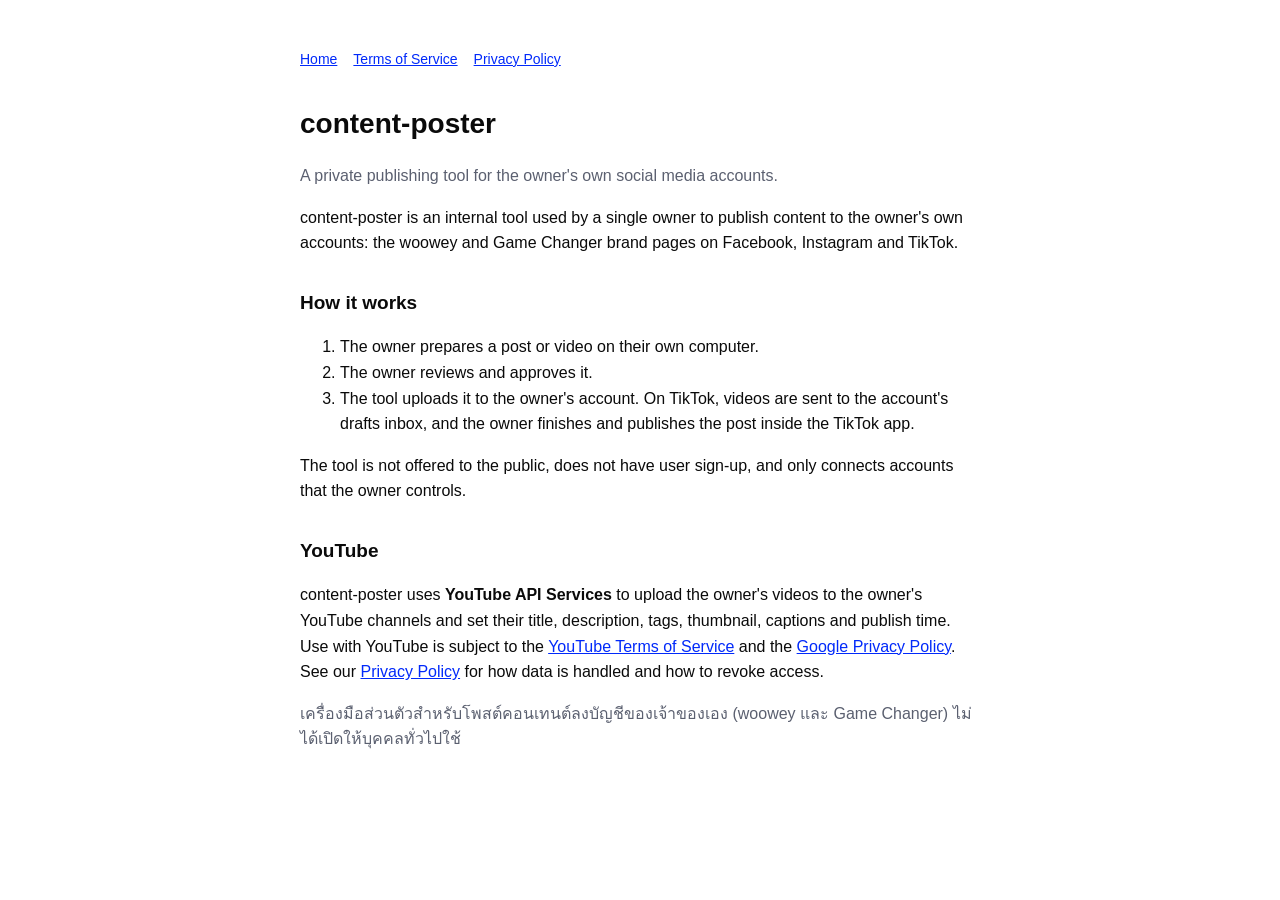
<file: index.html>
<!doctype html>
<html lang="en">
<head>
<meta charset="utf-8">
<meta name="viewport" content="width=device-width, initial-scale=1">
<title>content-poster</title>
<link rel="stylesheet" href="style.css">
</head>
<body>
<main>
<nav><a href="./">Home</a><a href="terms.html">Terms of Service</a><a href="privacy.html">Privacy Policy</a></nav>
<h1>content-poster</h1>
<p class="muted">A private publishing tool for the owner's own social media accounts.</p>

<p>content-poster is an internal tool used by a single owner to publish content to the owner's own accounts:
the woowey and Game Changer brand pages on Facebook, Instagram and TikTok.</p>

<h2>How it works</h2>
<ol>
  <li>The owner prepares a post or video on their own computer.</li>
  <li>The owner reviews and approves it.</li>
  <li>The tool uploads it to the owner's account. On TikTok, videos are sent to the account's drafts inbox, and the owner finishes and publishes the post inside the TikTok app.</li>
</ol>

<p>The tool is not offered to the public, does not have user sign-up, and only connects accounts that the owner controls.</p>

<h2>YouTube</h2>
<p>content-poster uses <strong>YouTube API Services</strong> to upload the owner's videos to the owner's YouTube channels and set their title, description, tags, thumbnail, captions and publish time. Use with YouTube is subject to the <a href="https://www.youtube.com/t/terms">YouTube Terms of Service</a> and the <a href="https://policies.google.com/privacy">Google Privacy Policy</a>. See our <a href="privacy.html">Privacy Policy</a> for how data is handled and how to revoke access.</p>

<p class="muted">เครื่องมือส่วนตัวสำหรับโพสต์คอนเทนต์ลงบัญชีของเจ้าของเอง (woowey และ Game Changer) ไม่ได้เปิดให้บุคคลทั่วไปใช้</p>
</main>
</body>
</html>
</file>
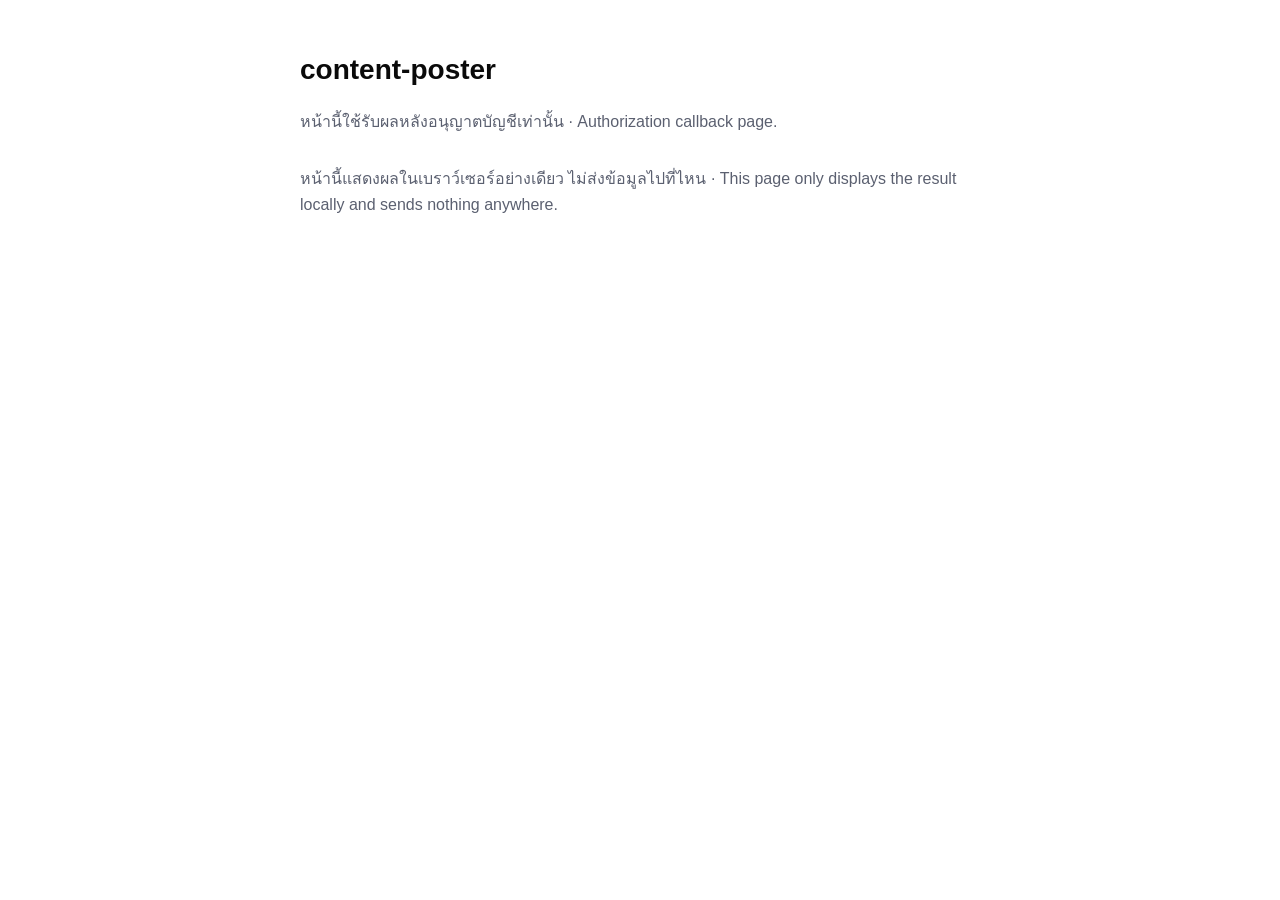
<file: callback/index.html>
<!doctype html>
<html lang="th">
<head>
<meta charset="utf-8">
<meta name="viewport" content="width=device-width, initial-scale=1">
<meta name="referrer" content="no-referrer">
<title>Authorization · content-poster</title>
<link rel="stylesheet" href="../style.css">
</head>
<body>
<main>
<h1 id="title">กำลังอ่านผลการอนุญาต…</h1>
<p id="msg" class="muted"></p>
<div id="box" class="box" hidden></div>
<button id="copy" hidden>Copy</button>
<p class="muted" style="margin-top:32px">หน้านี้แสดงผลในเบราว์เซอร์อย่างเดียว ไม่ส่งข้อมูลไปที่ไหน · This page only displays the result locally and sends nothing anywhere.</p>
</main>
<script>
  // อ่านค่าจาก URL แล้วแสดงบนจอเท่านั้น ไม่มีการส่งข้อมูลออกไป
  const full = location.href;  // เก็บไว้ก่อนลบรหัสออกจากแถบที่อยู่
  const q = new URLSearchParams(location.search);
  const title = document.getElementById('title'), msg = document.getElementById('msg');
  const box = document.getElementById('box'), btn = document.getElementById('copy');
  if (q.get('code')) {
    title.textContent = 'อนุญาตสำเร็จ ✓';
    msg.textContent = 'กด Copy แล้วกลับไปวางใน Terminal ที่สคริปต์รอถามอยู่ (กดวางครั้งเดียว) · Copy this and paste it into the waiting Terminal script.';
    box.textContent = full;
    box.hidden = btn.hidden = false;
    btn.onclick = async () => { await navigator.clipboard.writeText(full); btn.textContent = 'Copied ✓'; };
    history.replaceState(null, '', location.pathname);  // ลบรหัสออกจากแถบที่อยู่หลังโชว์แล้ว
  } else if (q.get('error')) {
    title.textContent = 'ไม่ได้อนุญาต';
    msg.textContent = (q.get('error_description') || q.get('error')) + ' · ลองใหม่อีกครั้งจากสคริปต์';
  } else {
    title.textContent = 'content-poster';
    msg.textContent = 'หน้านี้ใช้รับผลหลังอนุญาตบัญชีเท่านั้น · Authorization callback page.';
  }
</script>
</body>
</html>
</file>
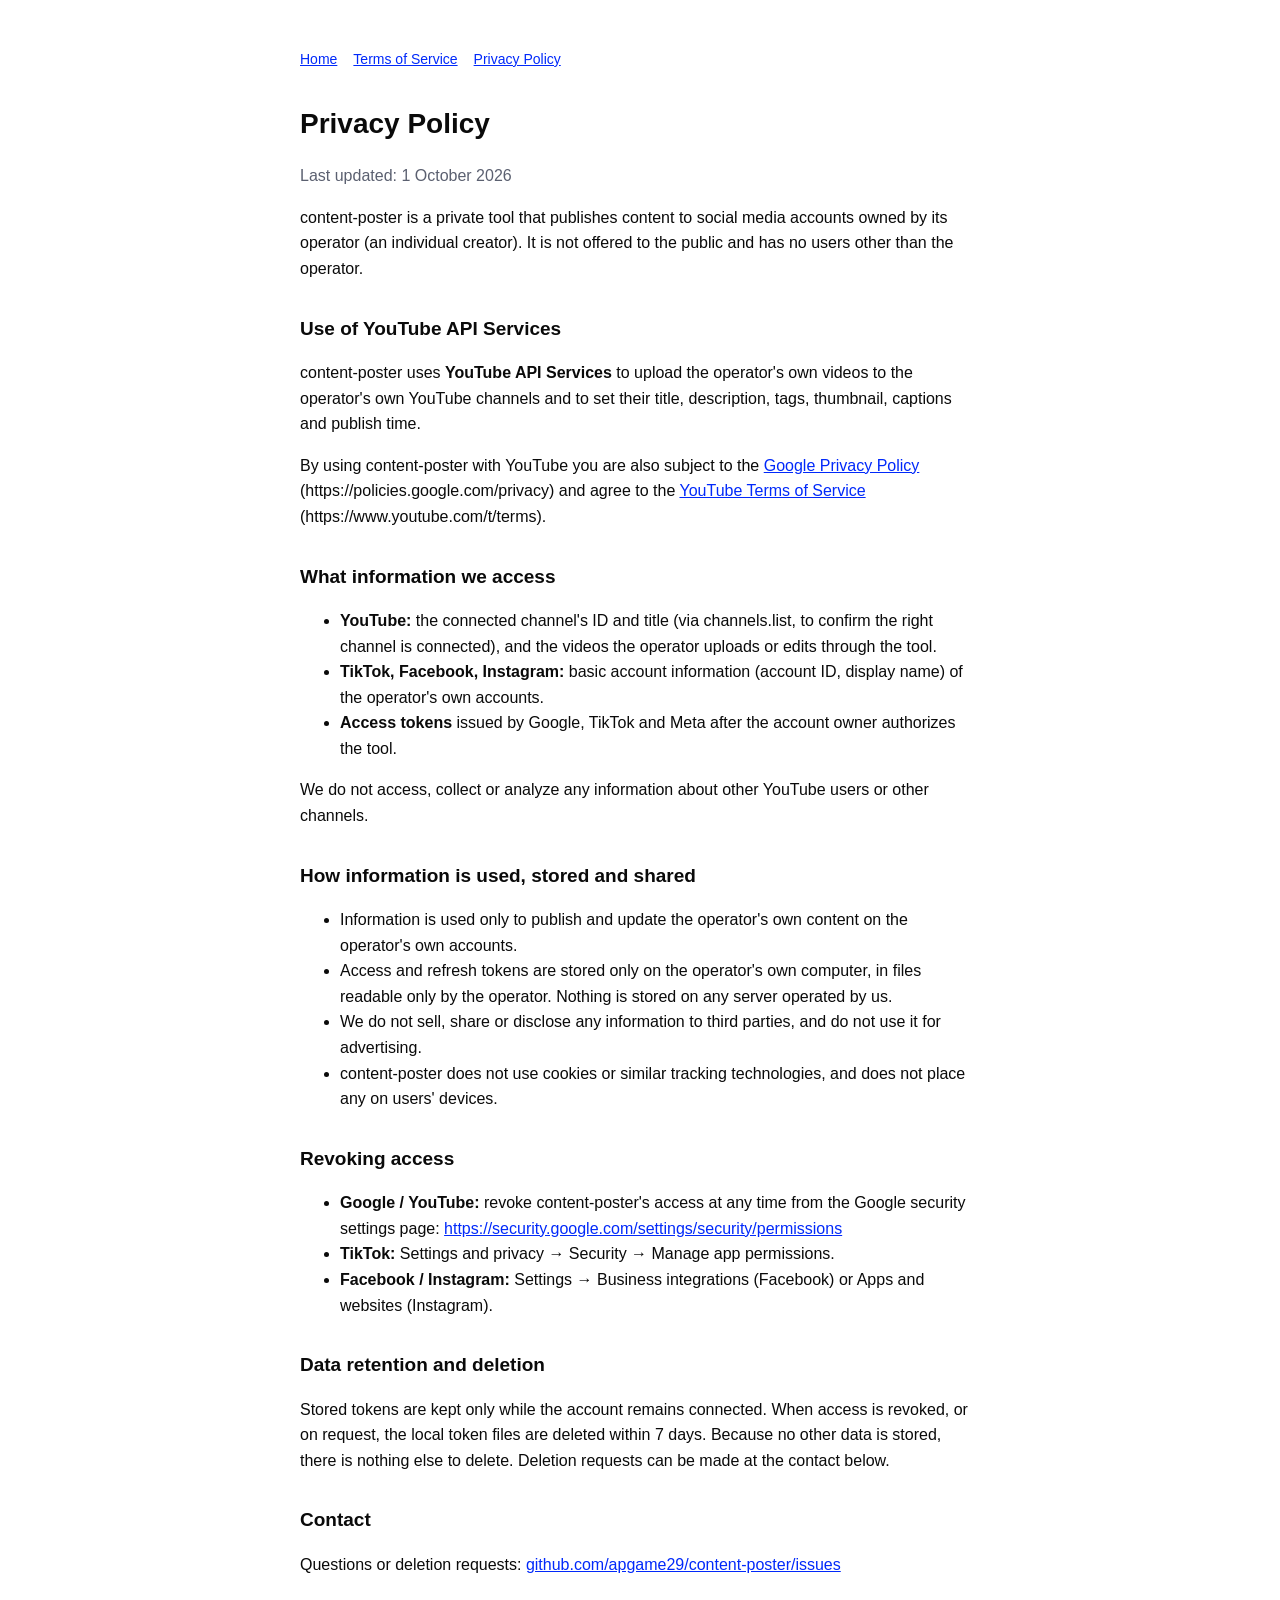
<file: privacy.html>
<!doctype html>
<html lang="en">
<head>
<meta charset="utf-8">
<meta name="viewport" content="width=device-width, initial-scale=1">
<title>Privacy Policy · content-poster</title>
<link rel="stylesheet" href="style.css">
</head>
<body>
<main>
<nav><a href="./">Home</a><a href="terms.html">Terms of Service</a><a href="privacy.html">Privacy Policy</a></nav>
<h1>Privacy Policy</h1>
<p class="muted">Last updated: 1 October 2026</p>

<p>content-poster is a private tool that publishes content to social media accounts owned by its operator (an individual creator). It is not offered to the public and has no users other than the operator.</p>

<h2>Use of YouTube API Services</h2>
<p>content-poster uses <strong>YouTube API Services</strong> to upload the operator's own videos to the operator's own YouTube channels and to set their title, description, tags, thumbnail, captions and publish time.</p>
<p>By using content-poster with YouTube you are also subject to the <a href="https://policies.google.com/privacy">Google Privacy Policy</a> (https://policies.google.com/privacy) and agree to the <a href="https://www.youtube.com/t/terms">YouTube Terms of Service</a> (https://www.youtube.com/t/terms).</p>

<h2>What information we access</h2>
<ul>
  <li><strong>YouTube:</strong> the connected channel's ID and title (via channels.list, to confirm the right channel is connected), and the videos the operator uploads or edits through the tool.</li>
  <li><strong>TikTok, Facebook, Instagram:</strong> basic account information (account ID, display name) of the operator's own accounts.</li>
  <li><strong>Access tokens</strong> issued by Google, TikTok and Meta after the account owner authorizes the tool.</li>
</ul>
<p>We do not access, collect or analyze any information about other YouTube users or other channels.</p>

<h2>How information is used, stored and shared</h2>
<ul>
  <li>Information is used only to publish and update the operator's own content on the operator's own accounts.</li>
  <li>Access and refresh tokens are stored only on the operator's own computer, in files readable only by the operator. Nothing is stored on any server operated by us.</li>
  <li>We do not sell, share or disclose any information to third parties, and do not use it for advertising.</li>
  <li>content-poster does not use cookies or similar tracking technologies, and does not place any on users' devices.</li>
</ul>

<h2>Revoking access</h2>
<ul>
  <li><strong>Google / YouTube:</strong> revoke content-poster's access at any time from the Google security settings page: <a href="https://security.google.com/settings/security/permissions">https://security.google.com/settings/security/permissions</a></li>
  <li><strong>TikTok:</strong> Settings and privacy → Security → Manage app permissions.</li>
  <li><strong>Facebook / Instagram:</strong> Settings → Business integrations (Facebook) or Apps and websites (Instagram).</li>
</ul>

<h2>Data retention and deletion</h2>
<p>Stored tokens are kept only while the account remains connected. When access is revoked, or on request, the local token files are deleted within 7 days. Because no other data is stored, there is nothing else to delete. Deletion requests can be made at the contact below.</p>

<h2>Contact</h2>
<p>Questions or deletion requests: <a href="https://github.com/apgame29/content-poster/issues">github.com/apgame29/content-poster/issues</a></p>
</main>
</body>
</html>
</file>
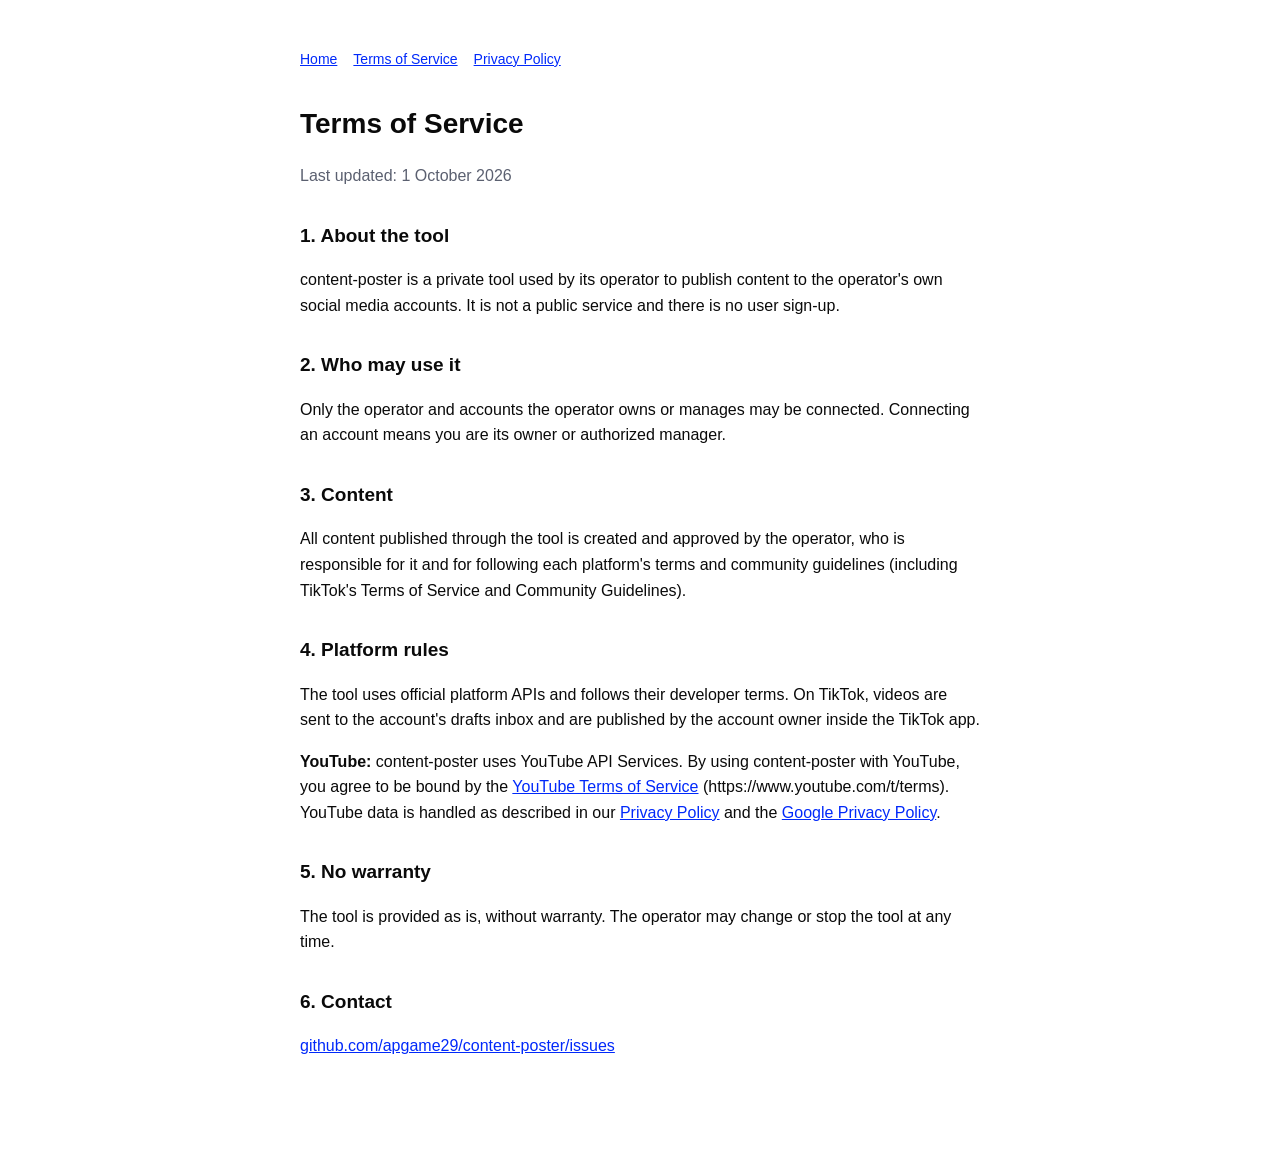
<file: terms.html>
<!doctype html>
<html lang="en">
<head>
<meta charset="utf-8">
<meta name="viewport" content="width=device-width, initial-scale=1">
<title>Terms of Service · content-poster</title>
<link rel="stylesheet" href="style.css">
</head>
<body>
<main>
<nav><a href="./">Home</a><a href="terms.html">Terms of Service</a><a href="privacy.html">Privacy Policy</a></nav>
<h1>Terms of Service</h1>
<p class="muted">Last updated: 1 October 2026</p>

<h2>1. About the tool</h2>
<p>content-poster is a private tool used by its operator to publish content to the operator's own social media accounts. It is not a public service and there is no user sign-up.</p>

<h2>2. Who may use it</h2>
<p>Only the operator and accounts the operator owns or manages may be connected. Connecting an account means you are its owner or authorized manager.</p>

<h2>3. Content</h2>
<p>All content published through the tool is created and approved by the operator, who is responsible for it and for following each platform's terms and community guidelines (including TikTok's Terms of Service and Community Guidelines).</p>

<h2>4. Platform rules</h2>
<p>The tool uses official platform APIs and follows their developer terms. On TikTok, videos are sent to the account's drafts inbox and are published by the account owner inside the TikTok app.</p>
<p><strong>YouTube:</strong> content-poster uses YouTube API Services. By using content-poster with YouTube, you agree to be bound by the <a href="https://www.youtube.com/t/terms">YouTube Terms of Service</a> (https://www.youtube.com/t/terms). YouTube data is handled as described in our <a href="privacy.html">Privacy Policy</a> and the <a href="https://policies.google.com/privacy">Google Privacy Policy</a>.</p>

<h2>5. No warranty</h2>
<p>The tool is provided as is, without warranty. The operator may change or stop the tool at any time.</p>

<h2>6. Contact</h2>
<p><a href="https://github.com/apgame29/content-poster/issues">github.com/apgame29/content-poster/issues</a></p>
</main>
</body>
</html>
</file>
<file: style.css>
:root { --bg:#ffffff; --ink:#0a0a0a; --muted:#5b6070; --accent:#0129fa; --soft:#e8edff; }
@media (prefers-color-scheme: dark) { :root { --bg:#0a0a0a; --ink:#f5f5f5; --muted:#a3a8b8; --accent:#7b93ff; --soft:#141a33; } }
* { box-sizing: border-box; }
body { margin:0; background:var(--bg); color:var(--ink); font:16px/1.6 -apple-system, "Segoe UI", "IBM Plex Sans Thai", sans-serif; }
main { max-width:720px; margin:0 auto; padding:48px 20px 80px; }
h1 { font-size:28px; margin:0 0 8px; }
h2 { font-size:19px; margin:32px 0 8px; }
p, li { color:var(--ink); }
.muted { color:var(--muted); }
nav { display:flex; gap:16px; flex-wrap:wrap; margin-bottom:32px; font-size:14px; }
a { color:var(--accent); }
.box { background:var(--soft); border-radius:12px; padding:16px; word-break:break-all; font-family: ui-monospace, Menlo, monospace; }
button { margin-top:12px; background:var(--accent); color:#fff; border:0; border-radius:999px; padding:10px 20px; font:inherit; cursor:pointer; }
</file>
